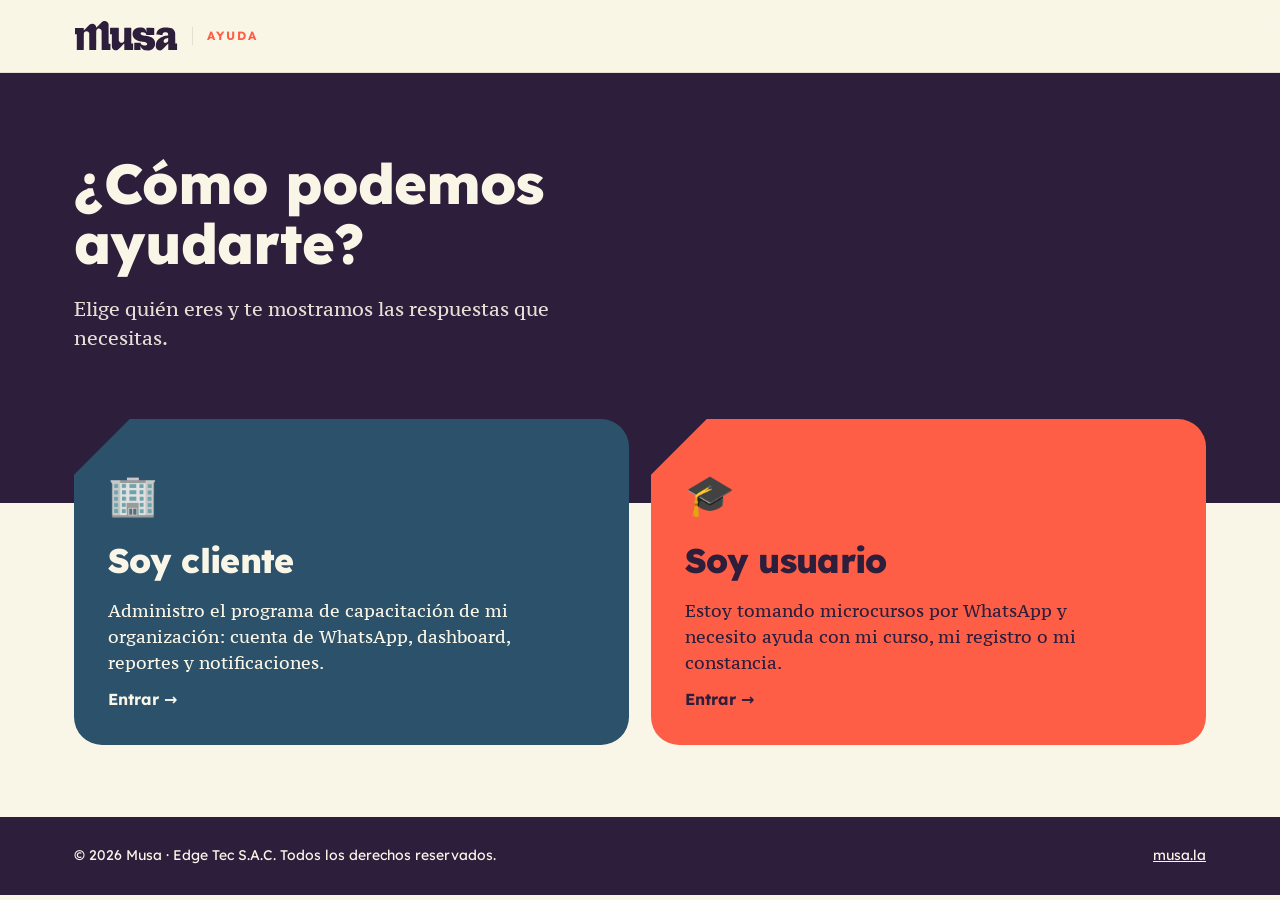
<file: index.html>
<!doctype html>
<html lang="es">
<head>
<meta charset="utf-8">
<meta name="viewport" content="width=device-width,initial-scale=1">
<title>Centro de ayuda | Musa</title>
<meta name="description" content="Centro de ayuda de Musa para clientes y usuarios.">
<link rel="preconnect" href="https://fonts.googleapis.com">
<link rel="preconnect" href="https://fonts.gstatic.com" crossorigin>
<link href="https://fonts.googleapis.com/css2?family=Lexend:wght@400;500;600;700;800;900&family=PT+Serif+Caption" rel="stylesheet">
<link rel="stylesheet" href="styles.css">
</head>
<body>
<header class="topbar">
  <div class="wrap topbar__in">
    <a class="brand" href="index.html" aria-label="Musa – Centro de ayuda"><span class="brand__logo"><svg viewBox="0 0 2117.000000 639.000000" xmlns="http://www.w3.org/2000/svg" role="img" aria-label="Musa"><g transform="translate(0.000000,639.000000) scale(0.100000,-0.100000)"
fill="currentColor" stroke="none">
<path d="M6101 6174 c-46 -8 -117 -28 -158 -44 -155 -62 -181 -85 -813 -716
-327 -327 -598 -594 -602 -594 -3 0 -5 20 -3 45 2 41 -2 69 -19 154 -19 86
-87 228 -152 313 -87 113 -219 209 -359 260 -95 35 -109 38 -250 52 -131 13
-333 -42 -462 -126 -62 -40 -203 -175 -685 -656 l-608 -607 0 258 c0 199 -3
257 -12 257 -7 0 -409 0 -893 0 l-880 1 -3 -651 -2 -650 185 0 185 0 0 -1594
c0 -1458 1 -1594 16 -1600 26 -10 1402 -7 1409 3 3 5 6 758 6 1673 1 1364 3
1674 14 1726 19 88 65 177 126 245 309 347 854 199 955 -258 11 -48 13 -381
14 -1718 0 -913 2 -1663 5 -1668 3 -4 320 -8 704 -9 l699 0 5 27 c4 16 6 892
6 1948 1 1259 4 1939 11 1974 24 127 122 270 233 342 211 137 458 126 653 -29
91 -72 173 -206 193 -316 8 -42 11 -636 11 -2003 l0 -1943 895 0 895 0 0 655
0 655 -185 0 -185 0 -1 1928 c0 1060 -2 1947 -5 1972 -54 446 -497 772 -943
694z"/>
<path d="M13288 4855 c-2 -1 -32 -6 -68 -9 -36 -4 -76 -9 -90 -11 -14 -2 -42
-6 -63 -9 -22 -3 -85 -17 -140 -31 -514 -128 -872 -476 -973 -945 -37 -174
-38 -504 -3 -599 6 -14 10 -27 9 -29 -9 -16 45 -174 97 -282 214 -446 720
-762 1463 -916 36 -7 75 -15 86 -18 12 -2 39 -7 60 -11 22 -3 89 -14 149 -25
61 -10 157 -24 215 -30 58 -5 115 -12 127 -14 12 -3 53 -8 90 -11 37 -4 71 -9
75 -12 4 -2 24 -6 44 -9 107 -13 270 -64 355 -111 179 -97 223 -334 88 -473
-55 -56 -121 -84 -269 -116 -32 -6 -212 -7 -265 0 -166 20 -324 75 -441 152
-136 89 -259 249 -284 371 l-11 52 -619 0 c-341 0 -626 -2 -635 -5 -21 -8 -22
-1479 -1 -1487 8 -3 293 -6 635 -6 l621 -1 0 415 c0 402 1 415 19 415 15 0 22
-11 29 -42 50 -214 111 -344 228 -482 132 -156 371 -289 596 -332 13 -2 34 -6
48 -9 14 -3 43 -8 65 -11 22 -3 51 -8 65 -10 237 -35 672 -15 883 41 229 61
343 109 485 203 176 117 317 276 411 465 50 99 104 256 116 334 3 21 8 50 10
63 33 161 25 481 -17 638 -11 42 -22 87 -24 99 -7 38 -80 199 -120 265 -151
252 -368 427 -729 588 -71 32 -294 108 -365 126 -8 2 -58 14 -110 28 -52 13
-108 27 -125 30 -16 3 -50 10 -75 15 -25 5 -63 12 -85 15 -22 4 -78 13 -125
21 -47 7 -110 17 -140 20 -171 19 -211 24 -229 29 -9 3 -41 7 -71 10 -30 3
-66 8 -80 11 -14 3 -47 10 -75 15 -27 5 -84 19 -125 30 -41 12 -79 23 -85 24
-73 15 -208 85 -267 138 -69 62 -97 126 -94 209 8 181 173 282 450 274 210 -6
363 -60 508 -179 111 -92 204 -247 220 -366 l3 -25 800 0 800 0 0 725 0 725
-797 3 -798 2 0 -400 0 -400 -24 0 c-25 0 -31 9 -41 68 -39 231 -165 460 -320
580 -94 72 -246 145 -346 166 -13 3 -35 7 -49 10 -45 10 -124 25 -165 31 -41
7 -501 16 -507 10z"/>
<path d="M18567 4853 c-1 -1 -54 -4 -117 -7 -113 -7 -269 -25 -350 -41 -14 -3
-41 -8 -60 -11 -32 -5 -77 -16 -185 -46 -57 -15 -171 -57 -233 -84 -29 -13
-55 -24 -58 -24 -21 0 -208 -118 -294 -186 -248 -195 -435 -527 -496 -879 -3
-16 -9 -47 -14 -68 -9 -43 -9 -43 50 -51 25 -3 54 -8 65 -10 11 -2 49 -7 85
-11 36 -4 68 -9 71 -10 3 -2 32 -7 65 -10 32 -3 70 -8 84 -9 14 -2 50 -7 80
-10 30 -4 66 -9 80 -11 14 -2 45 -7 70 -10 46 -6 60 -8 140 -20 80 -12 94 -14
138 -19 23 -3 61 -9 85 -12 23 -3 53 -7 67 -9 14 -2 52 -7 85 -11 33 -3 63 -8
68 -11 4 -2 7 11 8 29 0 18 2 42 4 53 2 11 6 37 9 57 19 120 114 303 184 355
59 44 156 82 247 97 38 7 279 7 325 1 111 -16 230 -75 294 -145 74 -83 94
-147 112 -381 7 -93 5 -100 -45 -104 -41 -4 -125 -15 -141 -20 -8 -2 -37 -6
-65 -10 -79 -9 -268 -43 -342 -61 -38 -8 -79 -18 -93 -20 -14 -3 -43 -10 -65
-16 -22 -6 -45 -12 -51 -14 -6 -1 -38 -10 -70 -20 -33 -9 -63 -18 -69 -19 -5
-2 -32 -10 -59 -19 -775 -263 -1217 -642 -1409 -1206 -20 -58 -39 -121 -42
-140 -3 -19 -11 -55 -16 -80 -6 -25 -13 -55 -15 -67 -2 -13 -6 -35 -9 -50 -21
-115 -26 -174 -30 -373 -2 -102 0 -205 5 -230 4 -25 11 -61 14 -80 24 -148
145 -342 281 -450 84 -67 219 -137 296 -154 86 -20 119 -23 212 -24 167 -1
338 51 468 144 35 26 333 315 662 643 l597 596 0 -658 0 -657 895 0 895 0 0
660 0 660 -185 0 -185 0 -1 998 c-1 1019 -1 1041 -14 1127 -4 28 -9 63 -11 78
-2 15 -11 56 -20 90 -9 34 -17 67 -18 72 -27 132 -149 338 -275 464 -137 136
-408 289 -581 326 -3 1 -23 7 -45 13 -22 6 -56 14 -75 17 -19 3 -42 8 -50 10
-16 5 -71 15 -110 20 -14 2 -38 6 -55 9 -16 2 -55 8 -85 11 -30 4 -69 8 -87
10 -93 11 -608 26 -616 18z m611 -2400 c-4 -270 -5 -280 -31 -351 -69 -192
-223 -323 -432 -368 -124 -27 -322 22 -389 96 -141 156 -84 464 117 633 174
147 444 250 696 265 l43 3 -4 -278z"/>
<path d="M7340 4783 c0 -5 0 -298 0 -653 l-1 -645 180 -5 181 -5 3 -1265 c2
-696 7 -1285 11 -1309 16 -96 87 -265 144 -341 168 -224 407 -343 678 -335 65
2 134 8 152 13 17 6 32 9 32 7 0 -9 144 51 210 88 67 37 143 109 693 656 339
339 617 609 617 601 0 -8 0 -304 0 -656 0 -576 2 -643 16 -648 9 -3 411 -6
894 -6 792 0 878 2 884 16 3 9 6 303 5 655 l0 639 -187 0 -187 0 2 1592 c2
1265 0 1593 -10 1600 -6 4 -330 8 -719 8 l-708 0 -1 -1273 c0 -699 -2 -1283
-4 -1297 -56 -337 -404 -550 -724 -441 -128 44 -260 162 -318 284 -65 135 -63
88 -63 1459 0 684 0 1249 0 1256 0 9 -185 12 -890 12 -489 0 -890 -3 -890 -7z"/>
</g></svg></span><span class="brand__tag">Ayuda</span></a>
  </div>
</header>

<section class="hero hero--home">
  <div class="wrap">
    <h1>¿Cómo podemos ayudarte?</h1>
    <p class="hero__sub">Elige quién eres y te mostramos las respuestas que necesitas.</p>
  </div>
</section>

<main class="wrap">
  <section class="block choose">
    <a class="who who--cliente" href="cliente.html">
      <span class="who__ico">🏢</span>
      <span class="who__t">Soy cliente</span>
      <span class="who__d">Administro el programa de capacitación de mi organización: cuenta de WhatsApp, dashboard, reportes y notificaciones.</span>
    </a>
    <a class="who who--usuario" href="usuario.html">
      <span class="who__ico">🎓</span>
      <span class="who__t">Soy usuario</span>
      <span class="who__d">Estoy tomando microcursos por WhatsApp y necesito ayuda con mi curso, mi registro o mi constancia.</span>
    </a>
  </section>
</main>

<footer class="foot">
  <div class="wrap foot__in">
    <span>© <span id="yr"></span> Musa · Edge Tec S.A.C. Todos los derechos reservados.</span>
    <a href="https://musa.la/">musa.la</a>
  </div>
</footer>
<script>document.getElementById('yr').textContent=new Date().getFullYear();</script>
</body>
</html>
</file>
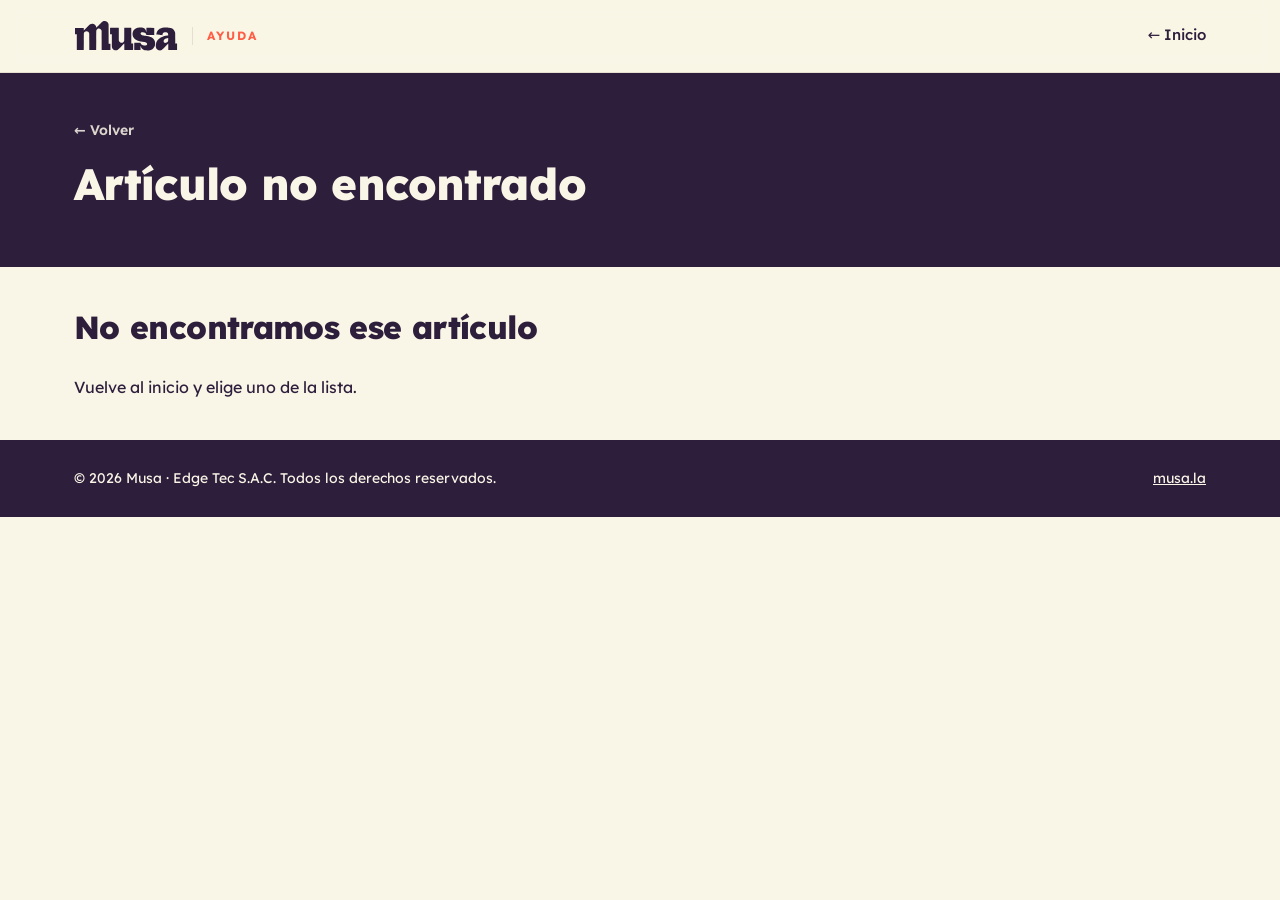
<file: articulo.html>
<!doctype html>
<html lang="es">
<head>
<meta charset="utf-8">
<meta name="viewport" content="width=device-width,initial-scale=1">
<title>Artículo | Musa</title>
<link rel="preconnect" href="https://fonts.googleapis.com">
<link rel="preconnect" href="https://fonts.gstatic.com" crossorigin>
<link href="https://fonts.googleapis.com/css2?family=Lexend:wght@400;500;600;700;800;900&family=PT+Serif+Caption&display=swap" rel="stylesheet">
<link rel="stylesheet" href="styles.css">
</head>
<body>
<header class="topbar">
  <div class="wrap topbar__in">
    <a class="brand" href="index.html" aria-label="Musa – Centro de ayuda"><span class="brand__logo"><svg viewBox="0 0 2117.000000 639.000000" xmlns="http://www.w3.org/2000/svg" role="img" aria-label="Musa"><g transform="translate(0.000000,639.000000) scale(0.100000,-0.100000)"
fill="currentColor" stroke="none">
<path d="M6101 6174 c-46 -8 -117 -28 -158 -44 -155 -62 -181 -85 -813 -716
-327 -327 -598 -594 -602 -594 -3 0 -5 20 -3 45 2 41 -2 69 -19 154 -19 86
-87 228 -152 313 -87 113 -219 209 -359 260 -95 35 -109 38 -250 52 -131 13
-333 -42 -462 -126 -62 -40 -203 -175 -685 -656 l-608 -607 0 258 c0 199 -3
257 -12 257 -7 0 -409 0 -893 0 l-880 1 -3 -651 -2 -650 185 0 185 0 0 -1594
c0 -1458 1 -1594 16 -1600 26 -10 1402 -7 1409 3 3 5 6 758 6 1673 1 1364 3
1674 14 1726 19 88 65 177 126 245 309 347 854 199 955 -258 11 -48 13 -381
14 -1718 0 -913 2 -1663 5 -1668 3 -4 320 -8 704 -9 l699 0 5 27 c4 16 6 892
6 1948 1 1259 4 1939 11 1974 24 127 122 270 233 342 211 137 458 126 653 -29
91 -72 173 -206 193 -316 8 -42 11 -636 11 -2003 l0 -1943 895 0 895 0 0 655
0 655 -185 0 -185 0 -1 1928 c0 1060 -2 1947 -5 1972 -54 446 -497 772 -943
694z"/>
<path d="M13288 4855 c-2 -1 -32 -6 -68 -9 -36 -4 -76 -9 -90 -11 -14 -2 -42
-6 -63 -9 -22 -3 -85 -17 -140 -31 -514 -128 -872 -476 -973 -945 -37 -174
-38 -504 -3 -599 6 -14 10 -27 9 -29 -9 -16 45 -174 97 -282 214 -446 720
-762 1463 -916 36 -7 75 -15 86 -18 12 -2 39 -7 60 -11 22 -3 89 -14 149 -25
61 -10 157 -24 215 -30 58 -5 115 -12 127 -14 12 -3 53 -8 90 -11 37 -4 71 -9
75 -12 4 -2 24 -6 44 -9 107 -13 270 -64 355 -111 179 -97 223 -334 88 -473
-55 -56 -121 -84 -269 -116 -32 -6 -212 -7 -265 0 -166 20 -324 75 -441 152
-136 89 -259 249 -284 371 l-11 52 -619 0 c-341 0 -626 -2 -635 -5 -21 -8 -22
-1479 -1 -1487 8 -3 293 -6 635 -6 l621 -1 0 415 c0 402 1 415 19 415 15 0 22
-11 29 -42 50 -214 111 -344 228 -482 132 -156 371 -289 596 -332 13 -2 34 -6
48 -9 14 -3 43 -8 65 -11 22 -3 51 -8 65 -10 237 -35 672 -15 883 41 229 61
343 109 485 203 176 117 317 276 411 465 50 99 104 256 116 334 3 21 8 50 10
63 33 161 25 481 -17 638 -11 42 -22 87 -24 99 -7 38 -80 199 -120 265 -151
252 -368 427 -729 588 -71 32 -294 108 -365 126 -8 2 -58 14 -110 28 -52 13
-108 27 -125 30 -16 3 -50 10 -75 15 -25 5 -63 12 -85 15 -22 4 -78 13 -125
21 -47 7 -110 17 -140 20 -171 19 -211 24 -229 29 -9 3 -41 7 -71 10 -30 3
-66 8 -80 11 -14 3 -47 10 -75 15 -27 5 -84 19 -125 30 -41 12 -79 23 -85 24
-73 15 -208 85 -267 138 -69 62 -97 126 -94 209 8 181 173 282 450 274 210 -6
363 -60 508 -179 111 -92 204 -247 220 -366 l3 -25 800 0 800 0 0 725 0 725
-797 3 -798 2 0 -400 0 -400 -24 0 c-25 0 -31 9 -41 68 -39 231 -165 460 -320
580 -94 72 -246 145 -346 166 -13 3 -35 7 -49 10 -45 10 -124 25 -165 31 -41
7 -501 16 -507 10z"/>
<path d="M18567 4853 c-1 -1 -54 -4 -117 -7 -113 -7 -269 -25 -350 -41 -14 -3
-41 -8 -60 -11 -32 -5 -77 -16 -185 -46 -57 -15 -171 -57 -233 -84 -29 -13
-55 -24 -58 -24 -21 0 -208 -118 -294 -186 -248 -195 -435 -527 -496 -879 -3
-16 -9 -47 -14 -68 -9 -43 -9 -43 50 -51 25 -3 54 -8 65 -10 11 -2 49 -7 85
-11 36 -4 68 -9 71 -10 3 -2 32 -7 65 -10 32 -3 70 -8 84 -9 14 -2 50 -7 80
-10 30 -4 66 -9 80 -11 14 -2 45 -7 70 -10 46 -6 60 -8 140 -20 80 -12 94 -14
138 -19 23 -3 61 -9 85 -12 23 -3 53 -7 67 -9 14 -2 52 -7 85 -11 33 -3 63 -8
68 -11 4 -2 7 11 8 29 0 18 2 42 4 53 2 11 6 37 9 57 19 120 114 303 184 355
59 44 156 82 247 97 38 7 279 7 325 1 111 -16 230 -75 294 -145 74 -83 94
-147 112 -381 7 -93 5 -100 -45 -104 -41 -4 -125 -15 -141 -20 -8 -2 -37 -6
-65 -10 -79 -9 -268 -43 -342 -61 -38 -8 -79 -18 -93 -20 -14 -3 -43 -10 -65
-16 -22 -6 -45 -12 -51 -14 -6 -1 -38 -10 -70 -20 -33 -9 -63 -18 -69 -19 -5
-2 -32 -10 -59 -19 -775 -263 -1217 -642 -1409 -1206 -20 -58 -39 -121 -42
-140 -3 -19 -11 -55 -16 -80 -6 -25 -13 -55 -15 -67 -2 -13 -6 -35 -9 -50 -21
-115 -26 -174 -30 -373 -2 -102 0 -205 5 -230 4 -25 11 -61 14 -80 24 -148
145 -342 281 -450 84 -67 219 -137 296 -154 86 -20 119 -23 212 -24 167 -1
338 51 468 144 35 26 333 315 662 643 l597 596 0 -658 0 -657 895 0 895 0 0
660 0 660 -185 0 -185 0 -1 998 c-1 1019 -1 1041 -14 1127 -4 28 -9 63 -11 78
-2 15 -11 56 -20 90 -9 34 -17 67 -18 72 -27 132 -149 338 -275 464 -137 136
-408 289 -581 326 -3 1 -23 7 -45 13 -22 6 -56 14 -75 17 -19 3 -42 8 -50 10
-16 5 -71 15 -110 20 -14 2 -38 6 -55 9 -16 2 -55 8 -85 11 -30 4 -69 8 -87
10 -93 11 -608 26 -616 18z m611 -2400 c-4 -270 -5 -280 -31 -351 -69 -192
-223 -323 -432 -368 -124 -27 -322 22 -389 96 -141 156 -84 464 117 633 174
147 444 250 696 265 l43 3 -4 -278z"/>
<path d="M7340 4783 c0 -5 0 -298 0 -653 l-1 -645 180 -5 181 -5 3 -1265 c2
-696 7 -1285 11 -1309 16 -96 87 -265 144 -341 168 -224 407 -343 678 -335 65
2 134 8 152 13 17 6 32 9 32 7 0 -9 144 51 210 88 67 37 143 109 693 656 339
339 617 609 617 601 0 -8 0 -304 0 -656 0 -576 2 -643 16 -648 9 -3 411 -6
894 -6 792 0 878 2 884 16 3 9 6 303 5 655 l0 639 -187 0 -187 0 2 1592 c2
1265 0 1593 -10 1600 -6 4 -330 8 -719 8 l-708 0 -1 -1273 c0 -699 -2 -1283
-4 -1297 -56 -337 -404 -550 -724 -441 -128 44 -260 162 -318 284 -65 135 -63
88 -63 1459 0 684 0 1249 0 1256 0 9 -185 12 -890 12 -489 0 -890 -3 -890 -7z"/>
</g></svg></span><span class="brand__tag" id="tag">Ayuda</span></a>
    <nav class="topnav"><a id="backTop" href="index.html">← Inicio</a></nav>
  </div>
</header>

<section class="hero hero--art">
  <div class="wrap">
    <a class="crumb" id="crumb" href="index.html">← Volver</a>
    <p class="eyebrow" id="guia"></p>
    <h1 id="title">Cargando…</h1>
    <p class="hero__sub" id="lead"></p>
  </div>
</section>

<main class="wrap article">
  <div id="missing" hidden>
    <h2>No encontramos ese artículo</h2>
    <p>Vuelve al inicio y elige uno de la lista.</p>
  </div>
  <div class="art__meta" id="meta" hidden>
    <div><span>Para quién es</span><strong id="para"></strong></div>
    <div><span>Cuándo se usa</span><strong id="cuando"></strong></div>
  </div>
  <nav class="toc" id="toc" hidden aria-label="Contenido"><strong>En este artículo</strong><ol id="tocList"></ol></nav>
  <article class="prose" id="body"></article>
  <aside class="related" id="related" hidden>
    <h2>Otros artículos</h2>
    <div class="arts" id="relList"></div>
  </aside>
  <section class="contact" id="contacto-art" hidden>
    <div>
      <h2>¿Aún necesitas ayuda?</h2>
      <p>Crea un ticket desde la Suite (botón al pie del menú lateral) o escribe al chatbot de soporte Musa por WhatsApp: +51 989 691 266.</p>
    </div>
    <div class="contact__btns"><a class="btn btn--light" href="https://wa.me/51989691266" target="_blank" rel="noopener">Escribir por WhatsApp</a></div>
  </section>
</main>

<footer class="foot">
  <div class="wrap foot__in">
    <span>© <span id="yr"></span> Musa · Edge Tec S.A.C. Todos los derechos reservados.</span>
    <a href="https://musa.la/">musa.la</a>
  </div>
</footer>
<script src="data-articulos.js"></script>
<script src="articulo.js"></script>
</body>
</html>
</file>
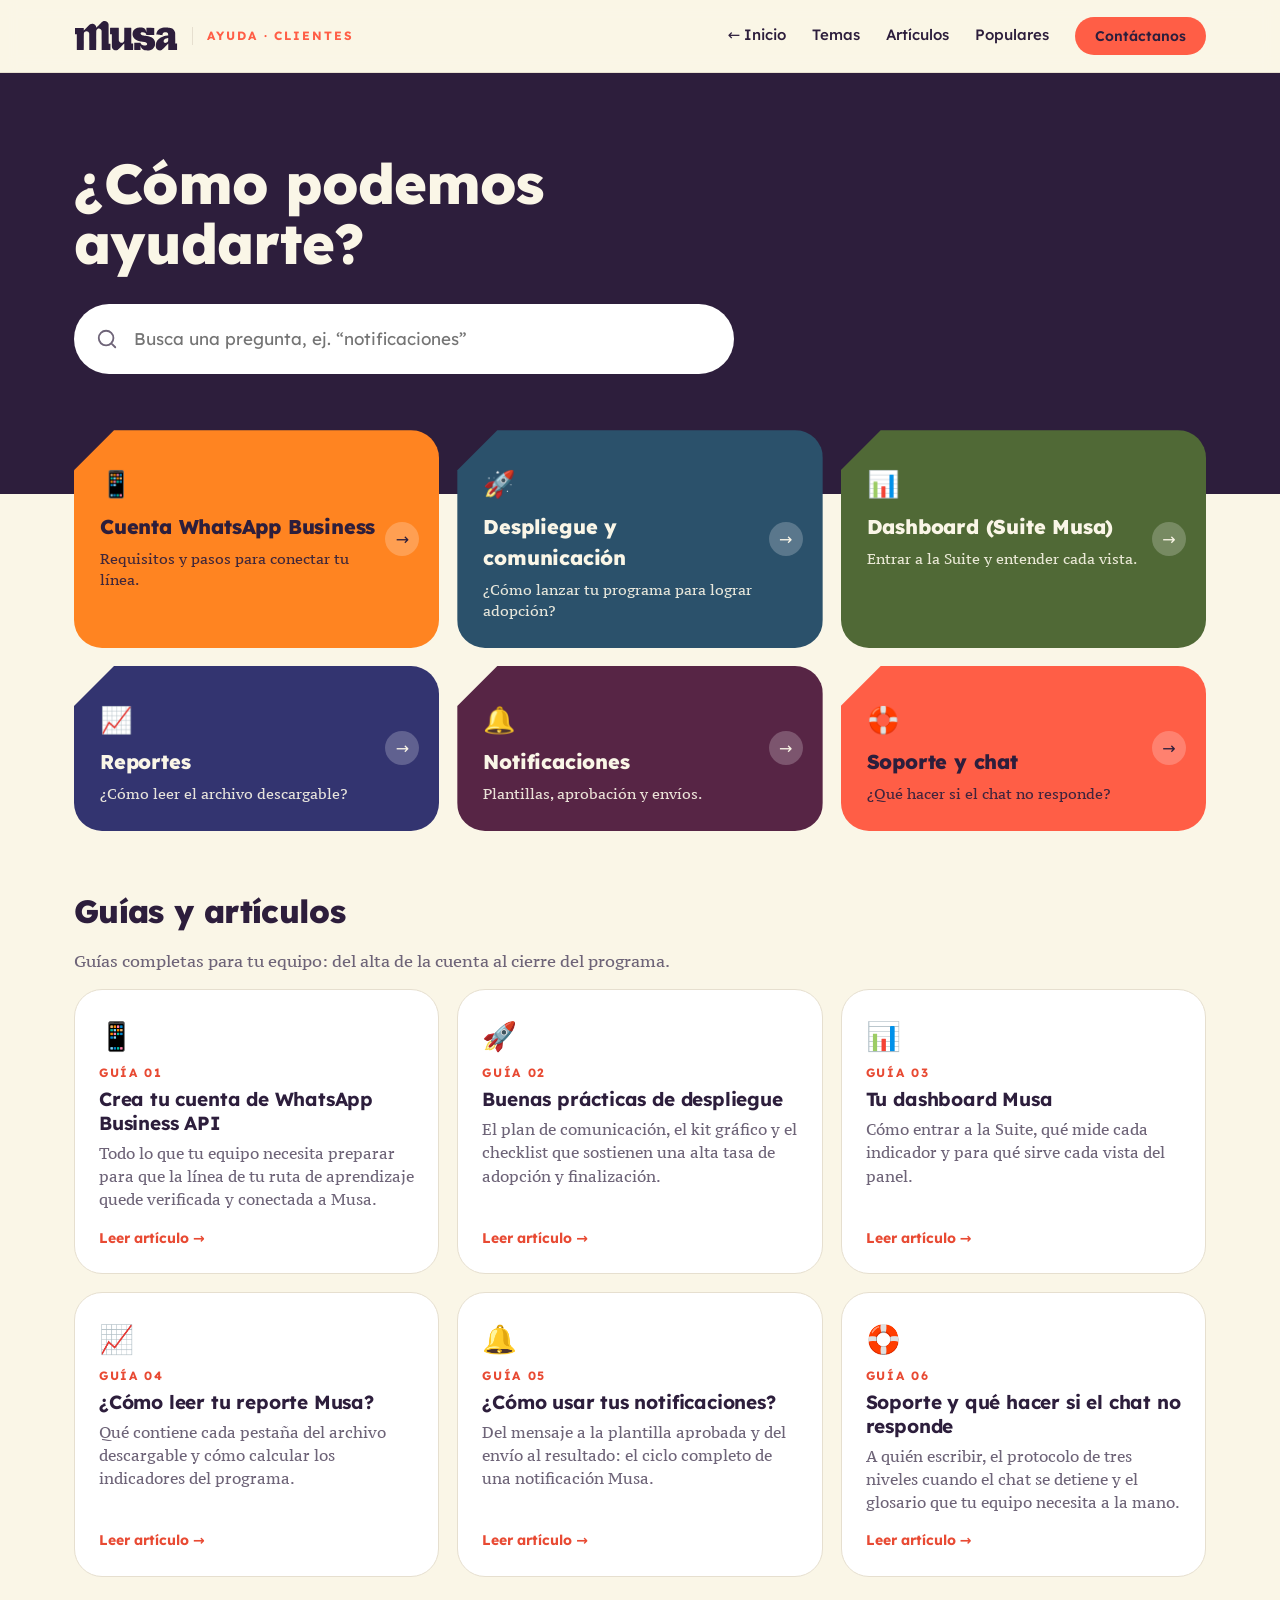
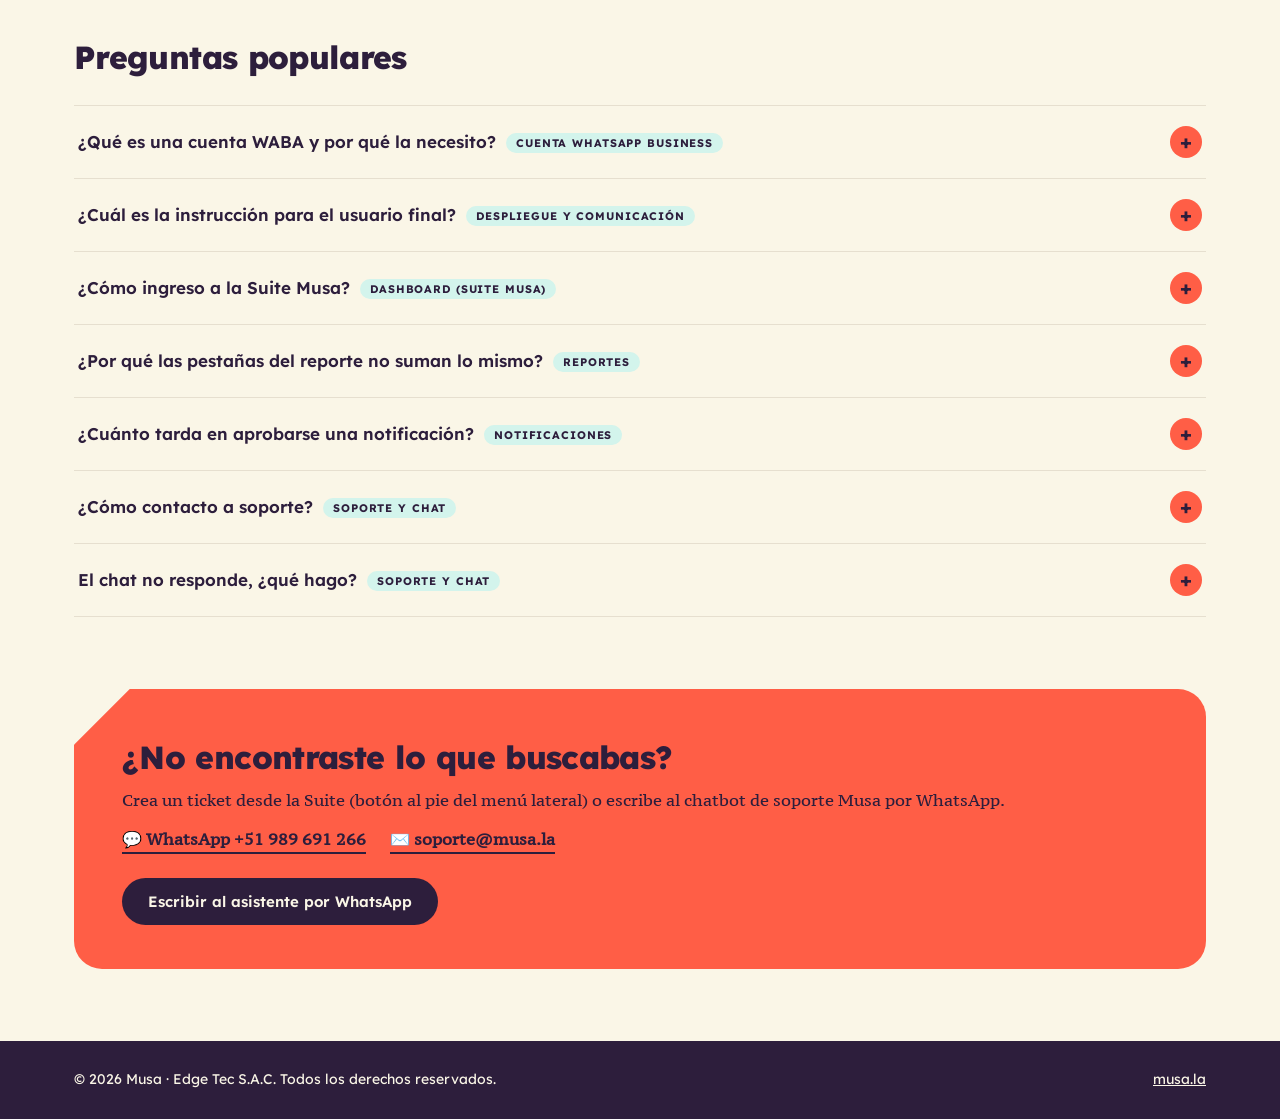
<file: cliente.html>
<!doctype html>
<html lang="es">
<head>
<meta charset="utf-8">
<meta name="viewport" content="width=device-width,initial-scale=1">
<title>Ayuda para clientes | Musa</title>
<meta name="description" content="Encuentra respuestas sobre cursos, cuentas, licencias, certificados y más.">
<link rel="preconnect" href="https://fonts.googleapis.com">
<link rel="preconnect" href="https://fonts.gstatic.com" crossorigin>
<link href="https://fonts.googleapis.com/css2?family=Lexend:wght@400;500;600;700;800;900&family=PT+Serif+Caption&display=swap" rel="stylesheet">
<link rel="stylesheet" href="styles.css">
</head>
<body>
<header class="topbar">
  <div class="wrap topbar__in">
    <a class="brand" href="index.html" aria-label="Musa – Centro de ayuda"><span class="brand__logo"><svg viewBox="0 0 2117.000000 639.000000" xmlns="http://www.w3.org/2000/svg" role="img" aria-label="Musa"><g transform="translate(0.000000,639.000000) scale(0.100000,-0.100000)"
fill="currentColor" stroke="none">
<path d="M6101 6174 c-46 -8 -117 -28 -158 -44 -155 -62 -181 -85 -813 -716
-327 -327 -598 -594 -602 -594 -3 0 -5 20 -3 45 2 41 -2 69 -19 154 -19 86
-87 228 -152 313 -87 113 -219 209 -359 260 -95 35 -109 38 -250 52 -131 13
-333 -42 -462 -126 -62 -40 -203 -175 -685 -656 l-608 -607 0 258 c0 199 -3
257 -12 257 -7 0 -409 0 -893 0 l-880 1 -3 -651 -2 -650 185 0 185 0 0 -1594
c0 -1458 1 -1594 16 -1600 26 -10 1402 -7 1409 3 3 5 6 758 6 1673 1 1364 3
1674 14 1726 19 88 65 177 126 245 309 347 854 199 955 -258 11 -48 13 -381
14 -1718 0 -913 2 -1663 5 -1668 3 -4 320 -8 704 -9 l699 0 5 27 c4 16 6 892
6 1948 1 1259 4 1939 11 1974 24 127 122 270 233 342 211 137 458 126 653 -29
91 -72 173 -206 193 -316 8 -42 11 -636 11 -2003 l0 -1943 895 0 895 0 0 655
0 655 -185 0 -185 0 -1 1928 c0 1060 -2 1947 -5 1972 -54 446 -497 772 -943
694z"/>
<path d="M13288 4855 c-2 -1 -32 -6 -68 -9 -36 -4 -76 -9 -90 -11 -14 -2 -42
-6 -63 -9 -22 -3 -85 -17 -140 -31 -514 -128 -872 -476 -973 -945 -37 -174
-38 -504 -3 -599 6 -14 10 -27 9 -29 -9 -16 45 -174 97 -282 214 -446 720
-762 1463 -916 36 -7 75 -15 86 -18 12 -2 39 -7 60 -11 22 -3 89 -14 149 -25
61 -10 157 -24 215 -30 58 -5 115 -12 127 -14 12 -3 53 -8 90 -11 37 -4 71 -9
75 -12 4 -2 24 -6 44 -9 107 -13 270 -64 355 -111 179 -97 223 -334 88 -473
-55 -56 -121 -84 -269 -116 -32 -6 -212 -7 -265 0 -166 20 -324 75 -441 152
-136 89 -259 249 -284 371 l-11 52 -619 0 c-341 0 -626 -2 -635 -5 -21 -8 -22
-1479 -1 -1487 8 -3 293 -6 635 -6 l621 -1 0 415 c0 402 1 415 19 415 15 0 22
-11 29 -42 50 -214 111 -344 228 -482 132 -156 371 -289 596 -332 13 -2 34 -6
48 -9 14 -3 43 -8 65 -11 22 -3 51 -8 65 -10 237 -35 672 -15 883 41 229 61
343 109 485 203 176 117 317 276 411 465 50 99 104 256 116 334 3 21 8 50 10
63 33 161 25 481 -17 638 -11 42 -22 87 -24 99 -7 38 -80 199 -120 265 -151
252 -368 427 -729 588 -71 32 -294 108 -365 126 -8 2 -58 14 -110 28 -52 13
-108 27 -125 30 -16 3 -50 10 -75 15 -25 5 -63 12 -85 15 -22 4 -78 13 -125
21 -47 7 -110 17 -140 20 -171 19 -211 24 -229 29 -9 3 -41 7 -71 10 -30 3
-66 8 -80 11 -14 3 -47 10 -75 15 -27 5 -84 19 -125 30 -41 12 -79 23 -85 24
-73 15 -208 85 -267 138 -69 62 -97 126 -94 209 8 181 173 282 450 274 210 -6
363 -60 508 -179 111 -92 204 -247 220 -366 l3 -25 800 0 800 0 0 725 0 725
-797 3 -798 2 0 -400 0 -400 -24 0 c-25 0 -31 9 -41 68 -39 231 -165 460 -320
580 -94 72 -246 145 -346 166 -13 3 -35 7 -49 10 -45 10 -124 25 -165 31 -41
7 -501 16 -507 10z"/>
<path d="M18567 4853 c-1 -1 -54 -4 -117 -7 -113 -7 -269 -25 -350 -41 -14 -3
-41 -8 -60 -11 -32 -5 -77 -16 -185 -46 -57 -15 -171 -57 -233 -84 -29 -13
-55 -24 -58 -24 -21 0 -208 -118 -294 -186 -248 -195 -435 -527 -496 -879 -3
-16 -9 -47 -14 -68 -9 -43 -9 -43 50 -51 25 -3 54 -8 65 -10 11 -2 49 -7 85
-11 36 -4 68 -9 71 -10 3 -2 32 -7 65 -10 32 -3 70 -8 84 -9 14 -2 50 -7 80
-10 30 -4 66 -9 80 -11 14 -2 45 -7 70 -10 46 -6 60 -8 140 -20 80 -12 94 -14
138 -19 23 -3 61 -9 85 -12 23 -3 53 -7 67 -9 14 -2 52 -7 85 -11 33 -3 63 -8
68 -11 4 -2 7 11 8 29 0 18 2 42 4 53 2 11 6 37 9 57 19 120 114 303 184 355
59 44 156 82 247 97 38 7 279 7 325 1 111 -16 230 -75 294 -145 74 -83 94
-147 112 -381 7 -93 5 -100 -45 -104 -41 -4 -125 -15 -141 -20 -8 -2 -37 -6
-65 -10 -79 -9 -268 -43 -342 -61 -38 -8 -79 -18 -93 -20 -14 -3 -43 -10 -65
-16 -22 -6 -45 -12 -51 -14 -6 -1 -38 -10 -70 -20 -33 -9 -63 -18 -69 -19 -5
-2 -32 -10 -59 -19 -775 -263 -1217 -642 -1409 -1206 -20 -58 -39 -121 -42
-140 -3 -19 -11 -55 -16 -80 -6 -25 -13 -55 -15 -67 -2 -13 -6 -35 -9 -50 -21
-115 -26 -174 -30 -373 -2 -102 0 -205 5 -230 4 -25 11 -61 14 -80 24 -148
145 -342 281 -450 84 -67 219 -137 296 -154 86 -20 119 -23 212 -24 167 -1
338 51 468 144 35 26 333 315 662 643 l597 596 0 -658 0 -657 895 0 895 0 0
660 0 660 -185 0 -185 0 -1 998 c-1 1019 -1 1041 -14 1127 -4 28 -9 63 -11 78
-2 15 -11 56 -20 90 -9 34 -17 67 -18 72 -27 132 -149 338 -275 464 -137 136
-408 289 -581 326 -3 1 -23 7 -45 13 -22 6 -56 14 -75 17 -19 3 -42 8 -50 10
-16 5 -71 15 -110 20 -14 2 -38 6 -55 9 -16 2 -55 8 -85 11 -30 4 -69 8 -87
10 -93 11 -608 26 -616 18z m611 -2400 c-4 -270 -5 -280 -31 -351 -69 -192
-223 -323 -432 -368 -124 -27 -322 22 -389 96 -141 156 -84 464 117 633 174
147 444 250 696 265 l43 3 -4 -278z"/>
<path d="M7340 4783 c0 -5 0 -298 0 -653 l-1 -645 180 -5 181 -5 3 -1265 c2
-696 7 -1285 11 -1309 16 -96 87 -265 144 -341 168 -224 407 -343 678 -335 65
2 134 8 152 13 17 6 32 9 32 7 0 -9 144 51 210 88 67 37 143 109 693 656 339
339 617 609 617 601 0 -8 0 -304 0 -656 0 -576 2 -643 16 -648 9 -3 411 -6
894 -6 792 0 878 2 884 16 3 9 6 303 5 655 l0 639 -187 0 -187 0 2 1592 c2
1265 0 1593 -10 1600 -6 4 -330 8 -719 8 l-708 0 -1 -1273 c0 -699 -2 -1283
-4 -1297 -56 -337 -404 -550 -724 -441 -128 44 -260 162 -318 284 -65 135 -63
88 -63 1459 0 684 0 1249 0 1256 0 9 -185 12 -890 12 -489 0 -890 -3 -890 -7z"/>
</g></svg></span><span class="brand__tag">Ayuda · Clientes</span></a>
    <nav class="topnav">
      <a href="index.html">← Inicio</a>
      <a href="#categorias">Temas</a>
      <a href="#articulos">Artículos</a>
      <a href="#populares">Populares</a>
      <a href="#contacto" class="btn btn--sm">Contáctanos</a>
    </nav>
  </div>
</header>

<section class="hero">
  <div class="wrap">
    <h1>¿Cómo podemos ayudarte?</h1>
    <form class="search" role="search" onsubmit="return false">
      <svg viewBox="0 0 24 24" width="22" height="22" aria-hidden="true"><path fill="none" stroke="currentColor" stroke-width="2" stroke-linecap="round" d="M11 19a8 8 0 1 1 0-16 8 8 0 0 1 0 16Zm10 2-4.3-4.3"/></svg>
      <input id="q" type="search" placeholder="Busca una pregunta, ej. “notificaciones”" autocomplete="off" aria-label="Buscar en el centro de ayuda">
    </form>
  </div>
</section>

<main class="wrap">
  <section id="resultados" class="results" hidden>
    <h2 id="resTitle"></h2>
    <div id="resArts"></div>
    <div id="resList" class="faqlist"></div>
  </section>

  <section id="categorias" class="block">
    <h2>Explora por tema</h2>
    <div id="cats" class="cats"></div>
  </section>

  <section id="articulos" class="block">
    <h2>Guías y artículos</h2>
    <p class="muted">Guías completas para tu equipo: del alta de la cuenta al cierre del programa.</p>
    <div id="arts" class="arts"></div>
  </section>

  <section id="detalle" class="block" hidden>
    <button class="back" id="back">← Todos los temas</button>
    <h2 id="detTitle"></h2>
    <div id="detArt"></div>
    <p id="detDesc" class="muted"></p>
    <div id="detList" class="faqlist"></div>
  </section>

  <section id="populares" class="block">
    <h2>Preguntas populares</h2>
    <div id="pop" class="faqlist"></div>
  </section>

  <section id="contacto" class="contact">
    <div>
      <h2>¿No encontraste lo que buscabas?</h2>
      <p>Crea un ticket desde la Suite (botón al pie del menú lateral) o escribe al chatbot de soporte Musa por WhatsApp.</p>
      <p class="contact__lines"><a href="https://wa.me/51989691266" target="_blank" rel="noopener">💬 WhatsApp +51 989 691 266</a><a href="mailto:soporte@musa.la">✉️ soporte@musa.la</a></p>
    </div>
    <div class="contact__btns"><a class="btn btn--light" href="https://wa.me/51989691266" target="_blank" rel="noopener">Escribir al asistente por WhatsApp</a></div>
  </section>
</main>

<footer class="foot">
  <div class="wrap foot__in">
    <span>© <span id="yr"></span> Musa · Edge Tec S.A.C. Todos los derechos reservados.</span>
    <a href="https://musa.la/">musa.la</a>
  </div>
</footer>
<script>window.AUD='cliente';</script>
<script src="data-articulos.js"></script>
<script src="data-cliente.js"></script>
<script src="app.js"></script>
</body>
</html>
</file>
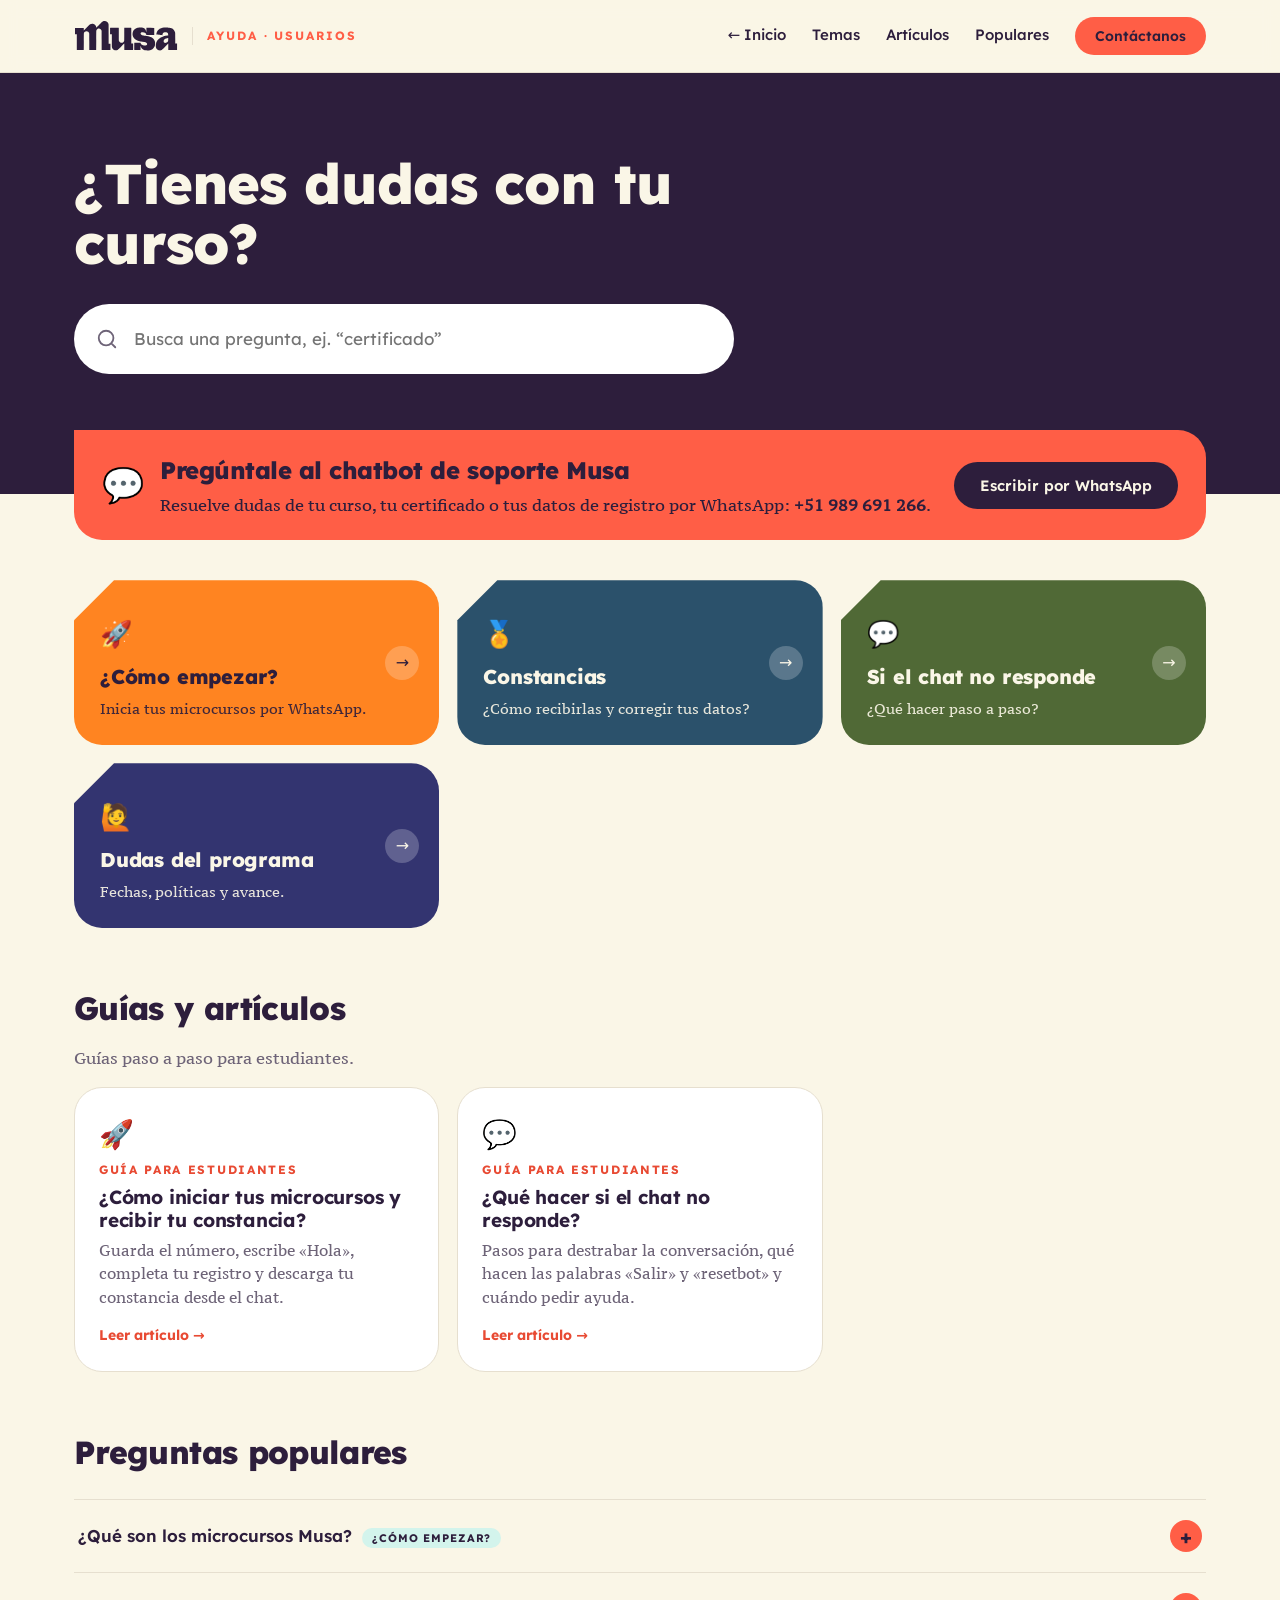
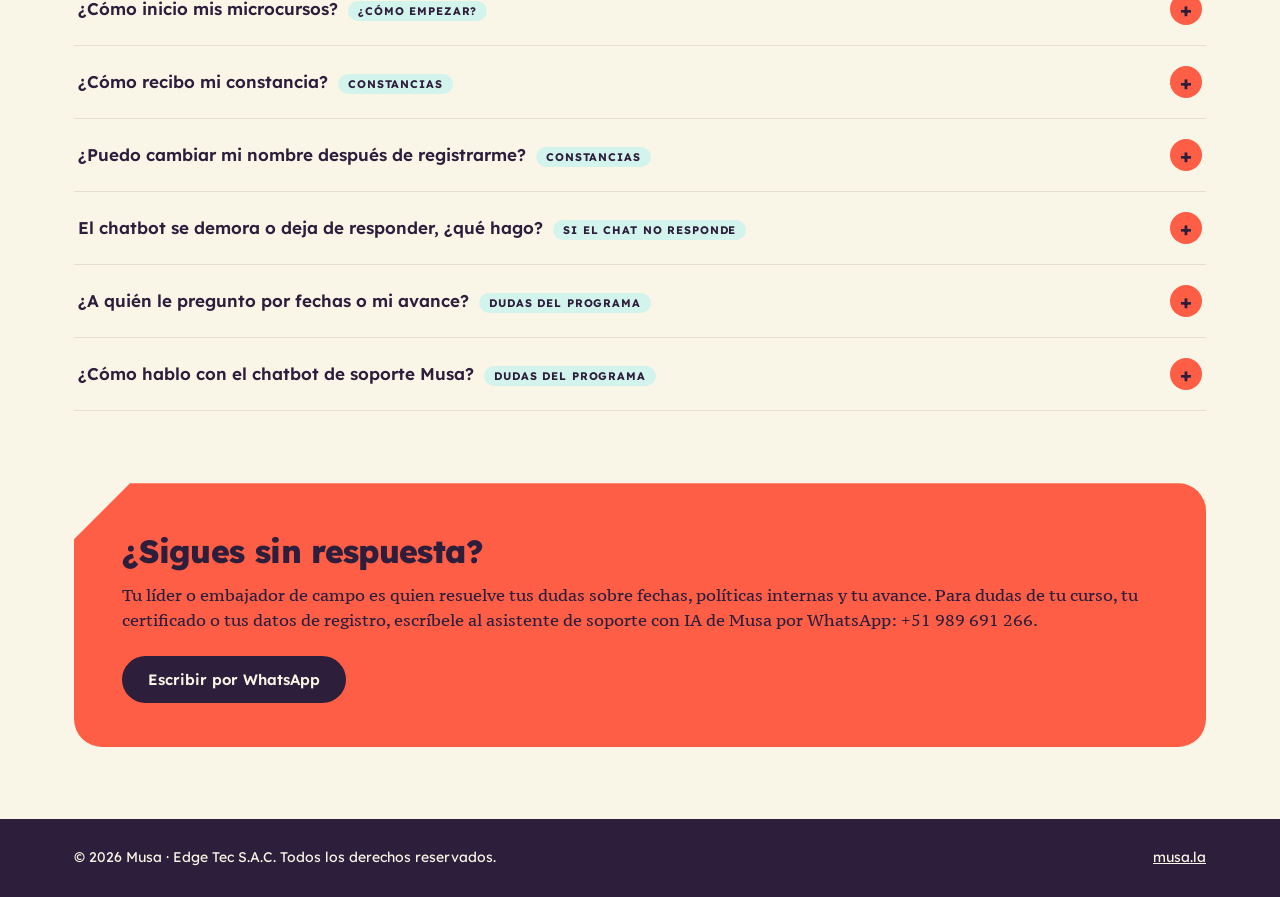
<file: usuario.html>
<!doctype html>
<html lang="es">
<head>
<meta charset="utf-8">
<meta name="viewport" content="width=device-width,initial-scale=1">
<title>Ayuda para usuarios | Musa</title>
<meta name="description" content="Encuentra respuestas sobre cursos, cuentas, licencias, certificados y más.">
<link rel="preconnect" href="https://fonts.googleapis.com">
<link rel="preconnect" href="https://fonts.gstatic.com" crossorigin>
<link href="https://fonts.googleapis.com/css2?family=Lexend:wght@400;500;600;700;800;900&family=PT+Serif+Caption&display=swap" rel="stylesheet">
<link rel="stylesheet" href="styles.css">
</head>
<body>
<header class="topbar">
  <div class="wrap topbar__in">
    <a class="brand" href="index.html" aria-label="Musa – Centro de ayuda"><span class="brand__logo"><svg viewBox="0 0 2117.000000 639.000000" xmlns="http://www.w3.org/2000/svg" role="img" aria-label="Musa"><g transform="translate(0.000000,639.000000) scale(0.100000,-0.100000)"
fill="currentColor" stroke="none">
<path d="M6101 6174 c-46 -8 -117 -28 -158 -44 -155 -62 -181 -85 -813 -716
-327 -327 -598 -594 -602 -594 -3 0 -5 20 -3 45 2 41 -2 69 -19 154 -19 86
-87 228 -152 313 -87 113 -219 209 -359 260 -95 35 -109 38 -250 52 -131 13
-333 -42 -462 -126 -62 -40 -203 -175 -685 -656 l-608 -607 0 258 c0 199 -3
257 -12 257 -7 0 -409 0 -893 0 l-880 1 -3 -651 -2 -650 185 0 185 0 0 -1594
c0 -1458 1 -1594 16 -1600 26 -10 1402 -7 1409 3 3 5 6 758 6 1673 1 1364 3
1674 14 1726 19 88 65 177 126 245 309 347 854 199 955 -258 11 -48 13 -381
14 -1718 0 -913 2 -1663 5 -1668 3 -4 320 -8 704 -9 l699 0 5 27 c4 16 6 892
6 1948 1 1259 4 1939 11 1974 24 127 122 270 233 342 211 137 458 126 653 -29
91 -72 173 -206 193 -316 8 -42 11 -636 11 -2003 l0 -1943 895 0 895 0 0 655
0 655 -185 0 -185 0 -1 1928 c0 1060 -2 1947 -5 1972 -54 446 -497 772 -943
694z"/>
<path d="M13288 4855 c-2 -1 -32 -6 -68 -9 -36 -4 -76 -9 -90 -11 -14 -2 -42
-6 -63 -9 -22 -3 -85 -17 -140 -31 -514 -128 -872 -476 -973 -945 -37 -174
-38 -504 -3 -599 6 -14 10 -27 9 -29 -9 -16 45 -174 97 -282 214 -446 720
-762 1463 -916 36 -7 75 -15 86 -18 12 -2 39 -7 60 -11 22 -3 89 -14 149 -25
61 -10 157 -24 215 -30 58 -5 115 -12 127 -14 12 -3 53 -8 90 -11 37 -4 71 -9
75 -12 4 -2 24 -6 44 -9 107 -13 270 -64 355 -111 179 -97 223 -334 88 -473
-55 -56 -121 -84 -269 -116 -32 -6 -212 -7 -265 0 -166 20 -324 75 -441 152
-136 89 -259 249 -284 371 l-11 52 -619 0 c-341 0 -626 -2 -635 -5 -21 -8 -22
-1479 -1 -1487 8 -3 293 -6 635 -6 l621 -1 0 415 c0 402 1 415 19 415 15 0 22
-11 29 -42 50 -214 111 -344 228 -482 132 -156 371 -289 596 -332 13 -2 34 -6
48 -9 14 -3 43 -8 65 -11 22 -3 51 -8 65 -10 237 -35 672 -15 883 41 229 61
343 109 485 203 176 117 317 276 411 465 50 99 104 256 116 334 3 21 8 50 10
63 33 161 25 481 -17 638 -11 42 -22 87 -24 99 -7 38 -80 199 -120 265 -151
252 -368 427 -729 588 -71 32 -294 108 -365 126 -8 2 -58 14 -110 28 -52 13
-108 27 -125 30 -16 3 -50 10 -75 15 -25 5 -63 12 -85 15 -22 4 -78 13 -125
21 -47 7 -110 17 -140 20 -171 19 -211 24 -229 29 -9 3 -41 7 -71 10 -30 3
-66 8 -80 11 -14 3 -47 10 -75 15 -27 5 -84 19 -125 30 -41 12 -79 23 -85 24
-73 15 -208 85 -267 138 -69 62 -97 126 -94 209 8 181 173 282 450 274 210 -6
363 -60 508 -179 111 -92 204 -247 220 -366 l3 -25 800 0 800 0 0 725 0 725
-797 3 -798 2 0 -400 0 -400 -24 0 c-25 0 -31 9 -41 68 -39 231 -165 460 -320
580 -94 72 -246 145 -346 166 -13 3 -35 7 -49 10 -45 10 -124 25 -165 31 -41
7 -501 16 -507 10z"/>
<path d="M18567 4853 c-1 -1 -54 -4 -117 -7 -113 -7 -269 -25 -350 -41 -14 -3
-41 -8 -60 -11 -32 -5 -77 -16 -185 -46 -57 -15 -171 -57 -233 -84 -29 -13
-55 -24 -58 -24 -21 0 -208 -118 -294 -186 -248 -195 -435 -527 -496 -879 -3
-16 -9 -47 -14 -68 -9 -43 -9 -43 50 -51 25 -3 54 -8 65 -10 11 -2 49 -7 85
-11 36 -4 68 -9 71 -10 3 -2 32 -7 65 -10 32 -3 70 -8 84 -9 14 -2 50 -7 80
-10 30 -4 66 -9 80 -11 14 -2 45 -7 70 -10 46 -6 60 -8 140 -20 80 -12 94 -14
138 -19 23 -3 61 -9 85 -12 23 -3 53 -7 67 -9 14 -2 52 -7 85 -11 33 -3 63 -8
68 -11 4 -2 7 11 8 29 0 18 2 42 4 53 2 11 6 37 9 57 19 120 114 303 184 355
59 44 156 82 247 97 38 7 279 7 325 1 111 -16 230 -75 294 -145 74 -83 94
-147 112 -381 7 -93 5 -100 -45 -104 -41 -4 -125 -15 -141 -20 -8 -2 -37 -6
-65 -10 -79 -9 -268 -43 -342 -61 -38 -8 -79 -18 -93 -20 -14 -3 -43 -10 -65
-16 -22 -6 -45 -12 -51 -14 -6 -1 -38 -10 -70 -20 -33 -9 -63 -18 -69 -19 -5
-2 -32 -10 -59 -19 -775 -263 -1217 -642 -1409 -1206 -20 -58 -39 -121 -42
-140 -3 -19 -11 -55 -16 -80 -6 -25 -13 -55 -15 -67 -2 -13 -6 -35 -9 -50 -21
-115 -26 -174 -30 -373 -2 -102 0 -205 5 -230 4 -25 11 -61 14 -80 24 -148
145 -342 281 -450 84 -67 219 -137 296 -154 86 -20 119 -23 212 -24 167 -1
338 51 468 144 35 26 333 315 662 643 l597 596 0 -658 0 -657 895 0 895 0 0
660 0 660 -185 0 -185 0 -1 998 c-1 1019 -1 1041 -14 1127 -4 28 -9 63 -11 78
-2 15 -11 56 -20 90 -9 34 -17 67 -18 72 -27 132 -149 338 -275 464 -137 136
-408 289 -581 326 -3 1 -23 7 -45 13 -22 6 -56 14 -75 17 -19 3 -42 8 -50 10
-16 5 -71 15 -110 20 -14 2 -38 6 -55 9 -16 2 -55 8 -85 11 -30 4 -69 8 -87
10 -93 11 -608 26 -616 18z m611 -2400 c-4 -270 -5 -280 -31 -351 -69 -192
-223 -323 -432 -368 -124 -27 -322 22 -389 96 -141 156 -84 464 117 633 174
147 444 250 696 265 l43 3 -4 -278z"/>
<path d="M7340 4783 c0 -5 0 -298 0 -653 l-1 -645 180 -5 181 -5 3 -1265 c2
-696 7 -1285 11 -1309 16 -96 87 -265 144 -341 168 -224 407 -343 678 -335 65
2 134 8 152 13 17 6 32 9 32 7 0 -9 144 51 210 88 67 37 143 109 693 656 339
339 617 609 617 601 0 -8 0 -304 0 -656 0 -576 2 -643 16 -648 9 -3 411 -6
894 -6 792 0 878 2 884 16 3 9 6 303 5 655 l0 639 -187 0 -187 0 2 1592 c2
1265 0 1593 -10 1600 -6 4 -330 8 -719 8 l-708 0 -1 -1273 c0 -699 -2 -1283
-4 -1297 -56 -337 -404 -550 -724 -441 -128 44 -260 162 -318 284 -65 135 -63
88 -63 1459 0 684 0 1249 0 1256 0 9 -185 12 -890 12 -489 0 -890 -3 -890 -7z"/>
</g></svg></span><span class="brand__tag">Ayuda · Usuarios</span></a>
    <nav class="topnav">
      <a href="index.html">← Inicio</a>
      <a href="#categorias">Temas</a>
      <a href="#articulos">Artículos</a>
      <a href="#populares">Populares</a>
      <a href="#contacto" class="btn btn--sm">Contáctanos</a>
    </nav>
  </div>
</header>

<section class="hero">
  <div class="wrap">
    <h1>¿Tienes dudas con tu curso?</h1>
    <form class="search" role="search" onsubmit="return false">
      <svg viewBox="0 0 24 24" width="22" height="22" aria-hidden="true"><path fill="none" stroke="currentColor" stroke-width="2" stroke-linecap="round" d="M11 19a8 8 0 1 1 0-16 8 8 0 0 1 0 16Zm10 2-4.3-4.3"/></svg>
      <input id="q" type="search" placeholder="Busca una pregunta, ej. “certificado”" autocomplete="off" aria-label="Buscar en el centro de ayuda">
    </form>
  </div>
</section>

<main class="wrap">
  <section id="resultados" class="results" hidden>
    <h2 id="resTitle"></h2>
    <div id="resArts"></div>
    <div id="resList" class="faqlist"></div>
  </section>

  <section class="ask" aria-label="Chatbot de soporte Musa">
    <div class="ask__t"><span class="ask__ico">💬</span><div><h2>Pregúntale al chatbot de soporte Musa</h2><p>Resuelve dudas de tu curso, tu certificado o tus datos de registro por WhatsApp: <strong>+51 989 691 266</strong>.</p></div></div>
    <a class="btn" href="https://wa.me/51989691266" target="_blank" rel="noopener">Escribir por WhatsApp</a>
  </section>

  <section id="categorias" class="block">
    <h2>Explora por tema</h2>
    <div id="cats" class="cats"></div>
  </section>

  <section id="articulos" class="block">
    <h2>Guías y artículos</h2>
    <p class="muted">Guías paso a paso para estudiantes.</p>
    <div id="arts" class="arts"></div>
  </section>

  <section id="detalle" class="block" hidden>
    <button class="back" id="back">← Todos los temas</button>
    <h2 id="detTitle"></h2>
    <div id="detArt"></div>
    <p id="detDesc" class="muted"></p>
    <div id="detList" class="faqlist"></div>
  </section>

  <section id="populares" class="block">
    <h2>Preguntas populares</h2>
    <div id="pop" class="faqlist"></div>
  </section>

  <section id="contacto" class="contact">
    <div>
      <h2>¿Sigues sin respuesta?</h2>
      <p>Tu líder o embajador de campo es quien resuelve tus dudas sobre fechas, políticas internas y tu avance. Para dudas de tu curso, tu certificado o tus datos de registro, escríbele al asistente de soporte con IA de Musa por WhatsApp: +51 989 691 266.</p>
    </div>
    <div class="contact__btns"><a class="btn btn--light" href="https://wa.me/51989691266" target="_blank" rel="noopener">Escribir por WhatsApp</a></div>
  </section>
</main>

<footer class="foot">
  <div class="wrap foot__in">
    <span>© <span id="yr"></span> Musa · Edge Tec S.A.C. Todos los derechos reservados.</span>
    <a href="https://musa.la/">musa.la</a>
  </div>
</footer>
<script>window.AUD='usuario';</script>
<script src="data-articulos.js"></script>
<script src="data-usuario.js"></script>
<script src="app.js"></script>
</body>
</html>
</file>
<file: styles.css>
/* Identidad Musa (tomada de musa.la) */
:root{
  --coral:#FF5E46; --coral-d:#E84A33; --morado:#2D1E3C; --marfil:#FAF6E7; --menta:#D3F4EC; --vino:#572545;
  --naranja:#FF8421; --teal:#2B516B; --verde:#506936; --indigo:#333470;
  --blanco:#FFFFFF; --mut:#6E6478; --line:#E6DFCF;
  --sans:"Lexend",system-ui,-apple-system,"Segoe UI",sans-serif;
  --serif:"PT Serif Caption",Georgia,"Times New Roman",serif;
  --wrap:1180px; --r:28px; --cut:40px;
}
*{box-sizing:border-box}
html{scroll-behavior:smooth}
body{margin:0;background:var(--marfil);color:var(--morado);font-family:var(--sans);font-size:16px;line-height:1.55}
.wrap{max-width:var(--wrap);margin:0 auto;padding:0 24px}
a{color:inherit}
[hidden]{display:none!important}
:focus-visible{outline:3px solid var(--coral);outline-offset:3px}

.topbar{position:sticky;top:0;z-index:20;background:color-mix(in srgb,var(--marfil) 92%,transparent);backdrop-filter:blur(8px);border-bottom:1px solid var(--line)}
.topbar__in{display:flex;align-items:center;justify-content:space-between;height:72px}
.brand{display:flex;align-items:center;gap:14px;text-decoration:none}
.brand__logo{display:flex;width:104px;color:var(--morado)}
.brand__logo svg{width:100%;height:auto}
.brand__tag{font-size:12px;font-weight:700;letter-spacing:.16em;text-transform:uppercase;color:var(--coral);border-left:1px solid var(--line);padding-left:14px}
.topnav{display:flex;align-items:center;gap:26px;font-size:15px;font-weight:500}
.topnav a{text-decoration:none;border-bottom:2px solid transparent}
.topnav a:hover{border-color:var(--coral)}
.btn{display:inline-flex;align-items:center;font:600 15px/1 var(--sans);padding:16px 26px;border-radius:999px;background:var(--coral);color:var(--morado)!important;text-decoration:none;border:0!important;transition:transform .15s,background .15s}
.btn:hover{background:var(--coral-d);transform:translateY(-1px)}
.btn--sm{padding:12px 20px;font-size:14px}
.btn--light{background:var(--marfil)}.btn--light:hover{background:#fff}

.hero{background:var(--morado);color:var(--marfil);padding:80px 0 120px}
.hero h1{font-size:clamp(34px,5.5vw,56px);line-height:1.08;margin:0 0 30px;font-weight:800;letter-spacing:-.02em;max-width:760px}
.hero h1::after{content:"";}
.search{position:relative;max-width:660px}
.search svg{position:absolute;left:22px;top:50%;transform:translateY(-50%);color:var(--mut)}
.search input{width:100%;padding:20px 24px 20px 58px;font:inherit;font-size:17px;color:var(--morado);background:var(--blanco);border:2px solid transparent;border-radius:999px;outline:none}
.search input:focus{border-color:var(--coral)}

.block{padding:56px 0 0}
h2{font-size:clamp(24px,3vw,32px);font-weight:800;letter-spacing:-.02em;margin:0 0 22px}
.muted{color:var(--mut);font-family:var(--serif);margin-top:-10px}
.eyebrow{font-size:12px;font-weight:700;letter-spacing:.16em;text-transform:uppercase;color:var(--coral)}

#categorias{margin-top:-64px;padding-top:0;position:relative}
#categorias h2{display:none}
.cats{display:grid;grid-template-columns:repeat(auto-fill,minmax(280px,1fr));gap:18px}
.cat{position:relative;display:flex;flex-direction:column;gap:6px;min-height:150px;text-align:left;font:inherit;color:var(--marfil);border:0;padding:26px 64px 26px 26px;cursor:pointer;border-radius:0 var(--r) var(--r) var(--r);clip-path:polygon(var(--cut) 0,100% 0,100% 100%,0 100%,0 var(--cut));transition:transform .18s}
.cat:hover{transform:translateY(-3px)}
.cat:nth-child(1){background:var(--naranja);color:var(--morado)}
.cat:nth-child(2){background:var(--teal)}
.cat:nth-child(3){background:var(--verde)}
.cat:nth-child(4){background:var(--indigo)}
.cat:nth-child(5){background:var(--vino)}
.cat:nth-child(6){background:var(--coral);color:var(--morado)}
.cat::after{content:"→";position:absolute;right:20px;top:50%;transform:translateY(-50%);width:34px;height:34px;border-radius:50%;background:#ffffff38;display:grid;place-items:center}
.cat__ico{font-size:26px;margin-top:8px}
.cat__t{font-weight:800;font-size:20px;letter-spacing:-.01em}
.cat__d{font-family:var(--serif);font-size:14px;opacity:.9}

.faqlist{border-top:1px solid var(--line)}
details{border-bottom:1px solid var(--line)}
summary{list-style:none;cursor:pointer;display:flex;justify-content:space-between;gap:16px;align-items:center;padding:20px 4px;font-weight:600;font-size:17px}
summary::-webkit-details-marker{display:none}
summary::after{content:"+";display:grid;place-items:center;flex:none;width:32px;height:32px;border-radius:50%;background:var(--coral);color:var(--morado);font-size:20px;font-weight:700;transition:transform .2s}
details[open] summary::after{transform:rotate(45deg)}
.ans{padding:0 4px 22px;font-family:var(--serif);font-size:16px;color:#4a3d58;max-width:760px}
.ans p{margin:0 0 10px}
.tagc{display:inline-block;font:700 11px var(--sans);letter-spacing:.08em;text-transform:uppercase;background:var(--menta);color:var(--morado);padding:3px 10px;border-radius:999px;margin-left:10px;vertical-align:middle}

.back{background:none;border:0;font:600 15px var(--sans);color:var(--coral-d);cursor:pointer;padding:0;margin-bottom:14px}
.results{padding-top:40px}
.empty{padding:24px 0;color:var(--mut)}
mark{background:#ffd9d2;color:inherit;border-radius:3px}

.contact{margin:72px 0;background:var(--coral);color:var(--morado);border-radius:0 var(--r) var(--r) var(--r);clip-path:polygon(56px 0,100% 0,100% 100%,0 100%,0 56px);padding:44px 48px;display:flex;gap:24px;align-items:center;justify-content:space-between;flex-wrap:wrap}
.contact h2{margin-bottom:6px}.contact p{margin:0;font-family:var(--serif)}
.contact .btn{background:var(--morado);color:var(--marfil)!important}
.contact .btn:hover{background:var(--vino)}
.foot{background:var(--morado);color:var(--marfil);padding:28px 0;font-size:14px}
.foot__in{display:flex;justify-content:space-between;flex-wrap:wrap;gap:8px}
@media(max-width:640px){.hero{padding:52px 0 96px}}

.contact__lines{display:flex;flex-wrap:wrap;gap:8px 24px;margin-top:14px!important;font-weight:700}
.contact__lines a{text-decoration:none;border-bottom:2px solid var(--morado)}

/* Página madre */
.hero--home{padding-bottom:150px}
.hero__sub{font-family:var(--serif);font-size:19px;margin:-10px 0 0;opacity:.9;max-width:560px}
.choose{margin-top:-84px;padding-top:0;display:grid;grid-template-columns:repeat(auto-fit,minmax(280px,1fr));gap:22px;position:relative;padding-bottom:72px}
.who{display:flex;flex-direction:column;gap:10px;min-height:260px;padding:34px 34px 34px;text-decoration:none;color:var(--marfil);border-radius:0 var(--r) var(--r) var(--r);clip-path:polygon(56px 0,100% 0,100% 100%,0 100%,0 56px);transition:transform .18s}
.who:hover{transform:translateY(-4px)}
.who--cliente{background:var(--teal)}
.who--usuario{background:var(--coral);color:var(--morado)}
.who__ico{font-size:40px;margin-top:10px}
.who__t{font-size:clamp(26px,3vw,34px);font-weight:800;letter-spacing:-.02em}
.who__d{font-family:var(--serif);font-size:17px;max-width:420px}
.who::after{content:"Entrar →";margin-top:auto;font-weight:700}


/* Artículos */
#articulos{padding-top:56px}
.arts{display:grid;grid-template-columns:repeat(auto-fill,minmax(300px,1fr));gap:18px}
.art{display:flex;flex-direction:column;gap:6px;padding:24px;background:var(--blanco);border:1px solid var(--line);border-radius:var(--r);text-decoration:none;color:var(--morado);transition:transform .18s,border-color .18s}
.art:hover{transform:translateY(-3px);border-color:var(--coral)}
.art__ico{font-size:28px}
.art__g{font-size:12px;font-weight:700;letter-spacing:.14em;text-transform:uppercase;color:var(--coral-d)}
.art__t{font-size:19px;font-weight:700;letter-spacing:-.01em;line-height:1.25}
.art__d{font-family:var(--serif);font-size:15px;color:var(--mut)}
.art__go{margin-top:auto;padding-top:10px;font-weight:700;font-size:14px;color:var(--coral-d)}
.art--wide{flex-direction:row;align-items:center;gap:14px;margin:0 0 22px;padding:16px 20px;background:var(--menta);border-color:transparent}
.art--wide .art__t{font-size:16px;flex:1}.art--wide .art__go{margin:0;padding:0}
.resh{font-size:15px;text-transform:uppercase;letter-spacing:.12em;color:var(--mut);margin:26px 0 12px}

.hero--art{padding:44px 0 56px}
.hero--art h1{font-size:clamp(28px,4.4vw,44px);max-width:820px;margin-bottom:14px}
.hero--art .eyebrow{margin:18px 0 8px}
.crumb{color:var(--marfil);text-decoration:none;font-weight:600;font-size:14px;opacity:.85}
.crumb:hover{opacity:1;text-decoration:underline}
.article{padding-top:36px;padding-bottom:24px}
.article>*{max-width:820px}
.art__meta{display:flex;flex-wrap:wrap;gap:12px 32px;padding:18px 22px;background:var(--blanco);border:1px solid var(--line);border-radius:var(--r);margin-bottom:26px}
.art__meta span{display:block;font-size:12px;font-weight:700;letter-spacing:.12em;text-transform:uppercase;color:var(--mut)}
.art__meta strong{font-weight:600}
.toc{background:var(--menta);border-radius:var(--r);padding:20px 26px;margin-bottom:30px}
.toc ol{margin:10px 0 0;padding-left:20px;display:grid;gap:4px}
.toc a{color:var(--morado);text-decoration:none;font-weight:500}.toc a:hover{text-decoration:underline}
.prose{font-family:var(--serif);font-size:18px;line-height:1.7;color:#3d3150}
.prose h2{font-family:var(--sans);font-size:clamp(22px,3vw,28px);margin:44px 0 14px;color:var(--morado);scroll-margin-top:90px}
.prose h3{font-family:var(--sans);font-size:19px;margin:28px 0 8px;color:var(--morado)}
.prose p{margin:0 0 14px}
.prose ul,.prose ol{margin:0 0 16px;padding-left:24px;display:grid;gap:8px}
.prose li ul{margin:8px 0 0}
.prose a{color:var(--coral-d);font-weight:600}
.prose code{font-family:ui-monospace,Menlo,Consolas,monospace;font-size:.9em;background:var(--soft,#f1ecdb);padding:2px 7px;border-radius:6px;color:var(--morado)}
.prose strong{color:var(--morado)}
.prose dl{margin:0 0 16px;display:grid;gap:12px}
.prose dt{font-family:var(--sans);font-weight:700;color:var(--morado)}
.prose dd{margin:0}
.prose .steps{list-style:none;padding:0;counter-reset:s;gap:12px}
.prose .steps>li{counter-increment:s;position:relative;padding:16px 18px 16px 62px;background:var(--blanco);border:1px solid var(--line);border-radius:18px}
.prose .steps>li::before{content:counter(s);position:absolute;left:16px;top:14px;width:32px;height:32px;border-radius:50%;background:var(--coral);color:var(--morado);display:grid;place-items:center;font:800 15px var(--sans)}
.prose .check{list-style:none;padding:0}
.prose .check li{position:relative;padding-left:30px}
.prose .check li::before{content:"☐";position:absolute;left:0;color:var(--coral-d);font-size:20px;line-height:1.4}
.note{margin:18px 0;padding:16px 20px;border-radius:0 18px 18px 18px;background:var(--menta);font-family:var(--serif);font-size:17px}
.note.warn{background:#ffe5de}
.note strong{font-family:var(--sans)}
.formula{margin:14px 0;padding:18px 22px;background:var(--morado);color:var(--marfil);border-radius:18px;font-family:var(--sans);font-size:20px}
.formula strong{color:var(--marfil)}
.formula span{display:block;margin-top:8px;font:400 15px/1.5 var(--serif);opacity:.9}
.prose table{display:block;overflow-x:auto;border-collapse:collapse;margin:16px 0 22px;font-size:16px;width:100%}
.prose th,.prose td{border:1px solid var(--line);padding:10px 14px;text-align:left;vertical-align:top;min-width:140px}
.prose th{background:var(--morado);color:var(--marfil);font-family:var(--sans);font-size:14px}
.prose td{background:var(--blanco)}
.related{margin-top:56px}
@media(max-width:640px){.prose{font-size:17px}.prose .steps>li{padding-left:56px}}

.contact__btns{display:flex;flex-wrap:wrap;gap:12px}
.btn--line{background:transparent;border:2px solid var(--morado)!important;color:var(--morado)!important}
.btn--line:hover{background:var(--morado);color:var(--marfil)!important}

.ask{display:flex;flex-wrap:wrap;align-items:center;justify-content:space-between;gap:18px;margin-top:-64px;margin-bottom:8px;padding:22px 28px;background:var(--coral);color:var(--morado);border-radius:0 var(--r) var(--r) var(--r);position:relative}
.ask__t{display:flex;gap:16px;align-items:center;min-width:0;flex:1 1 360px}
.ask__ico{font-size:34px}
.ask h2{font-size:clamp(19px,2.4vw,24px);margin:0 0 4px}
.ask p{margin:0;font-family:var(--serif)}
.ask .btn{background:var(--morado);color:var(--marfil)!important}
.ask .btn:hover{background:var(--vino)}
.ask + #categorias{margin-top:0;padding-top:32px}

/* Responsive */
@media(max-width:900px){
  .wrap{padding-left:20px;padding-right:20px}
  .arts{grid-template-columns:repeat(auto-fill,minmax(260px,1fr))}
}
@media(max-width:640px){
  .topbar{position:relative}
  .topbar__in{height:auto;min-height:60px;flex-wrap:wrap;padding-top:6px}
  .brand{min-height:48px}
  .brand__tag{display:block;font-size:11px;padding-left:10px}
  .topnav{order:3;flex:0 0 100%;overflow-x:auto;gap:22px;padding:4px 0 12px;font-size:14px;white-space:nowrap;scrollbar-width:none}
  .topnav::-webkit-scrollbar{display:none}
  .topnav .btn--sm{padding:9px 16px}
  .hero h1{font-size:30px;margin-bottom:22px}
  .hero--home{padding-bottom:128px}
  .hero__sub{font-size:17px}
  .search input{padding:17px 18px 17px 52px;font-size:16px}
  .search svg{left:18px}
  .cat{min-height:128px;padding:22px 62px 22px 22px}
  .who{min-height:210px;padding:26px 24px}
  .choose{margin-top:-72px}
  summary{padding:16px 0;font-size:16px}
  .tagc{display:table;margin:6px 0 0}
  .arts{grid-template-columns:1fr}
  .art{padding:20px}
  .ask{margin-top:-56px;padding:20px}
  .ask__ico{font-size:28px}
  .ask strong,.contact__lines a{white-space:nowrap}
  .ask .btn,.contact .btn,.contact__btns{width:100%}
  .ask .btn,.contact .btn{justify-content:center;text-align:center}
  .contact{margin:48px 0;padding:30px 22px;clip-path:polygon(40px 0,100% 0,100% 100%,0 100%,0 40px)}
  .contact__lines{gap:10px 18px}
  .prose h2{margin-top:34px}
  .art__meta{gap:10px;padding:16px 18px}
  .toc{padding:16px 18px}
  .hero--art{padding:30px 0 40px}
  .foot__in{flex-direction:column}
}
@media(max-width:380px){
  .wrap{padding-left:16px;padding-right:16px}
  .hero h1{font-size:27px}
  .cat__t{font-size:18px}
}
.topnav a,.brand__tag{white-space:nowrap}
@media(min-width:641px) and (max-width:900px){.brand__tag{display:none}.topnav{gap:20px}}
</file>
